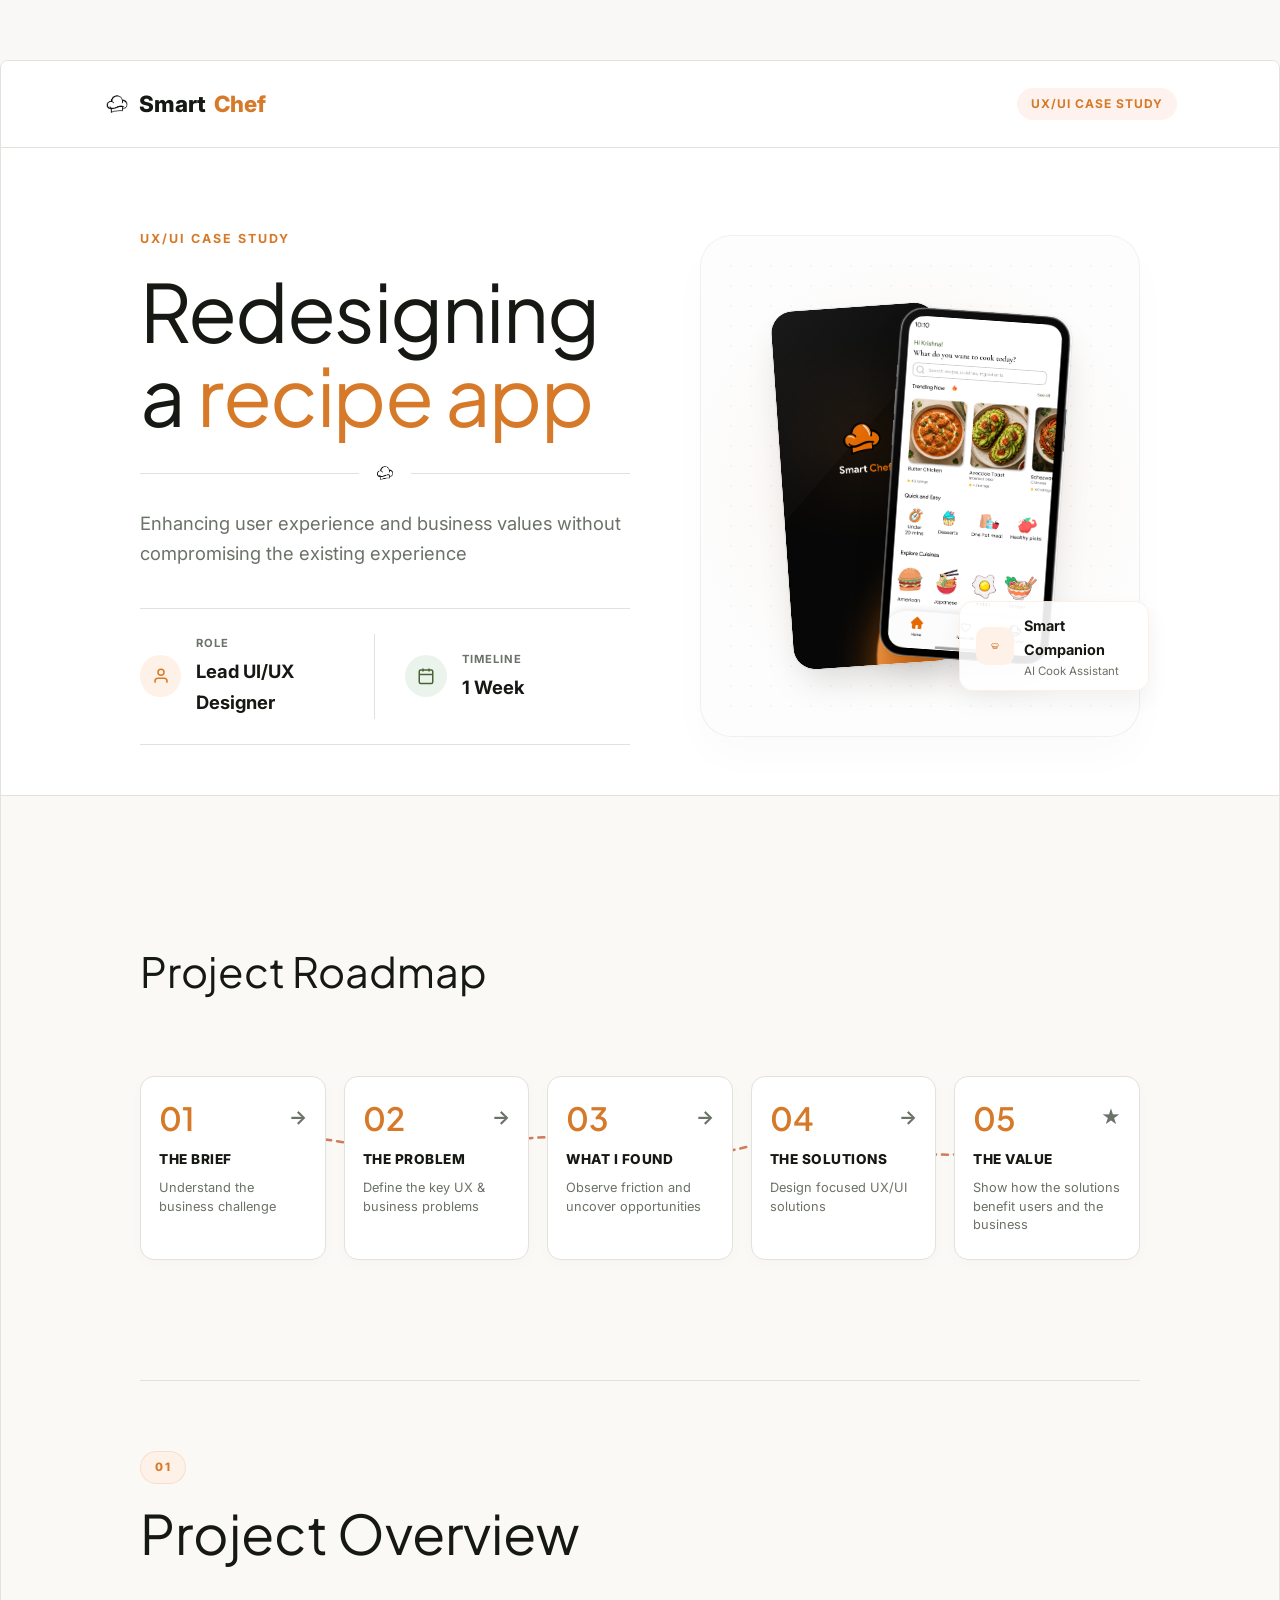
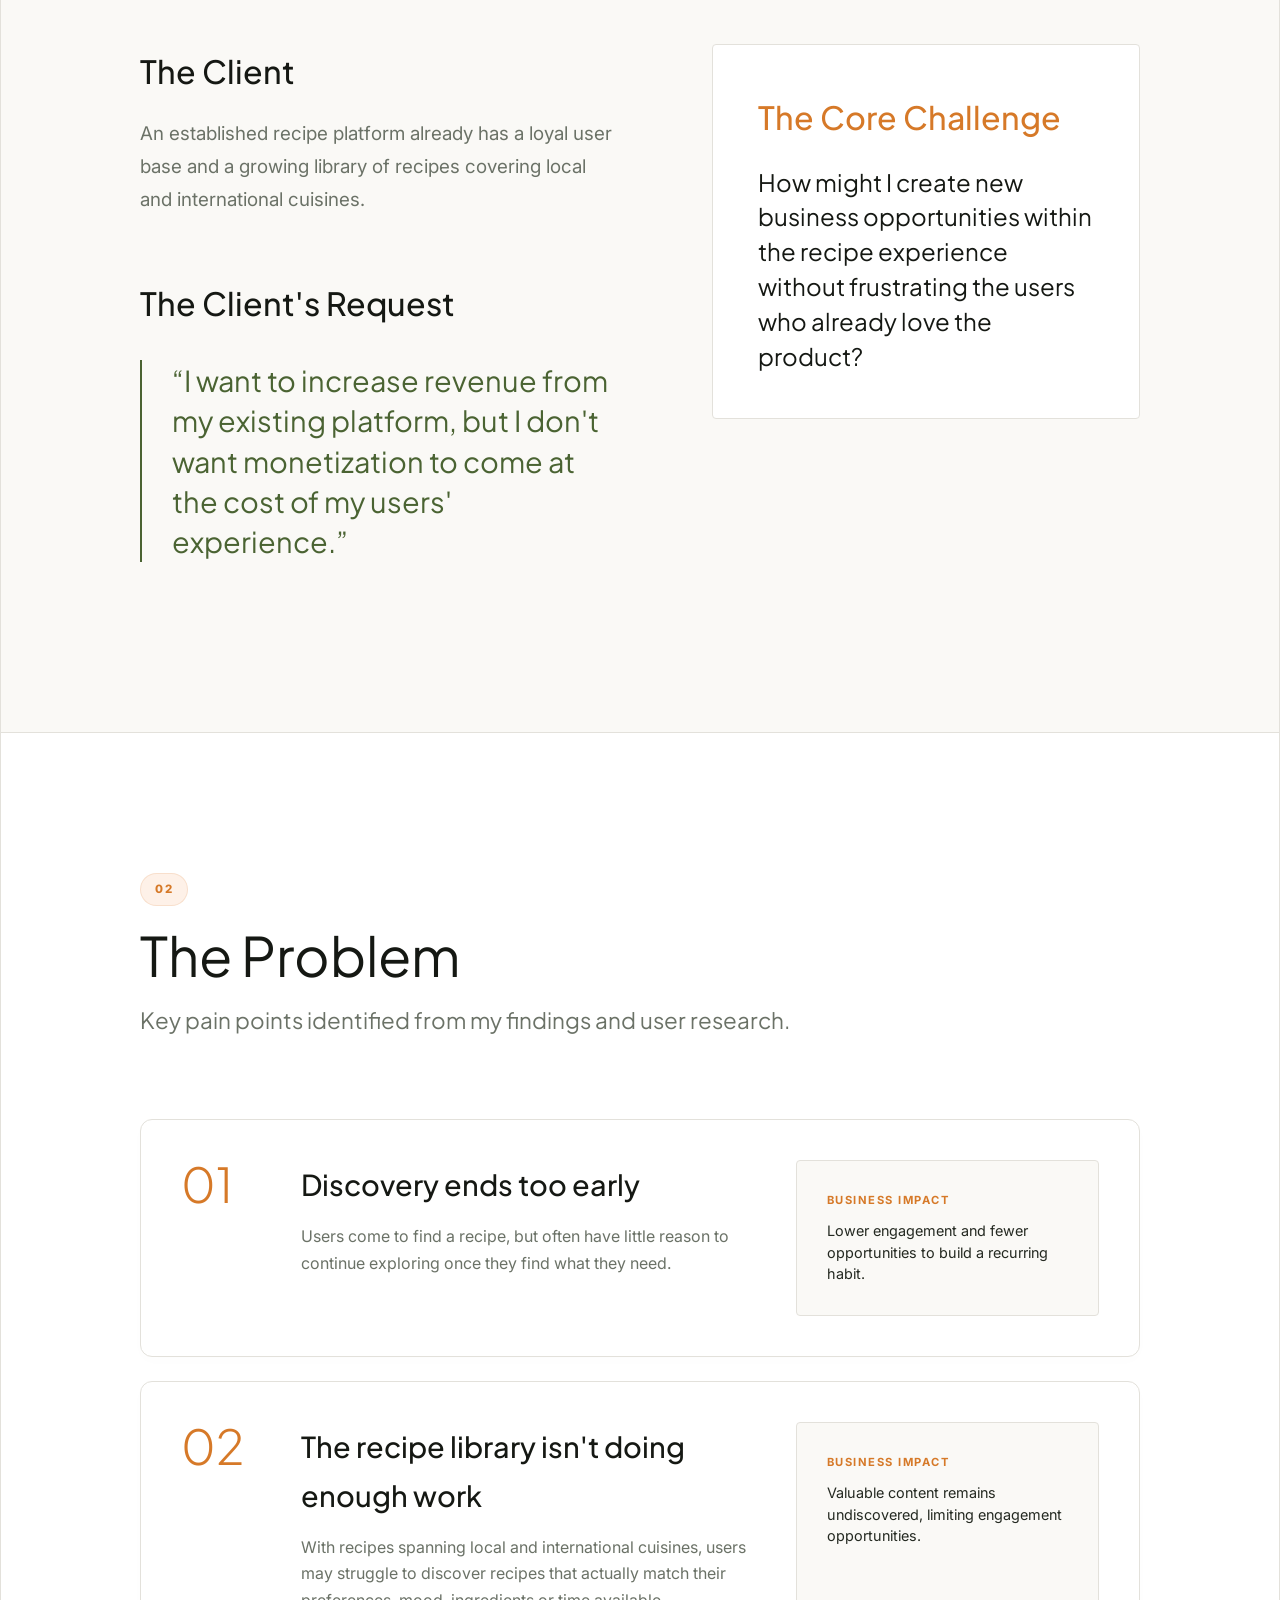
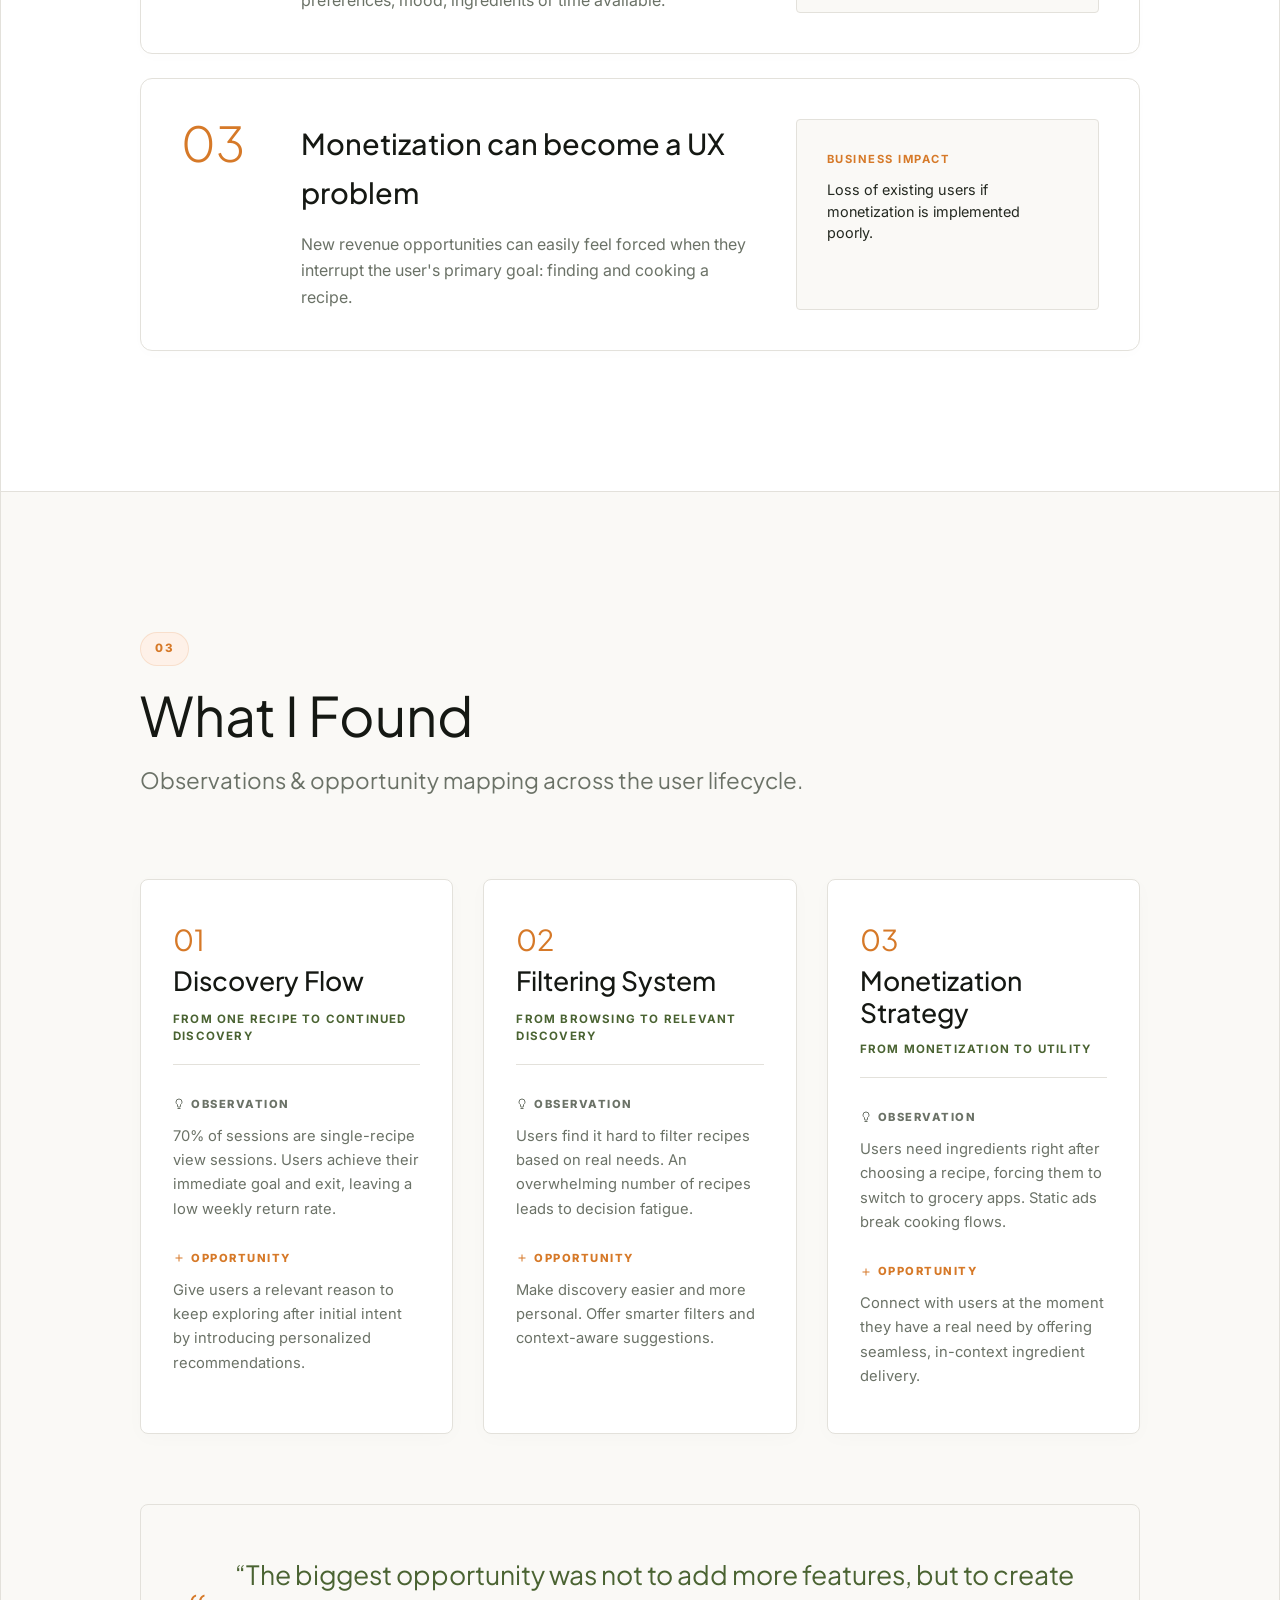
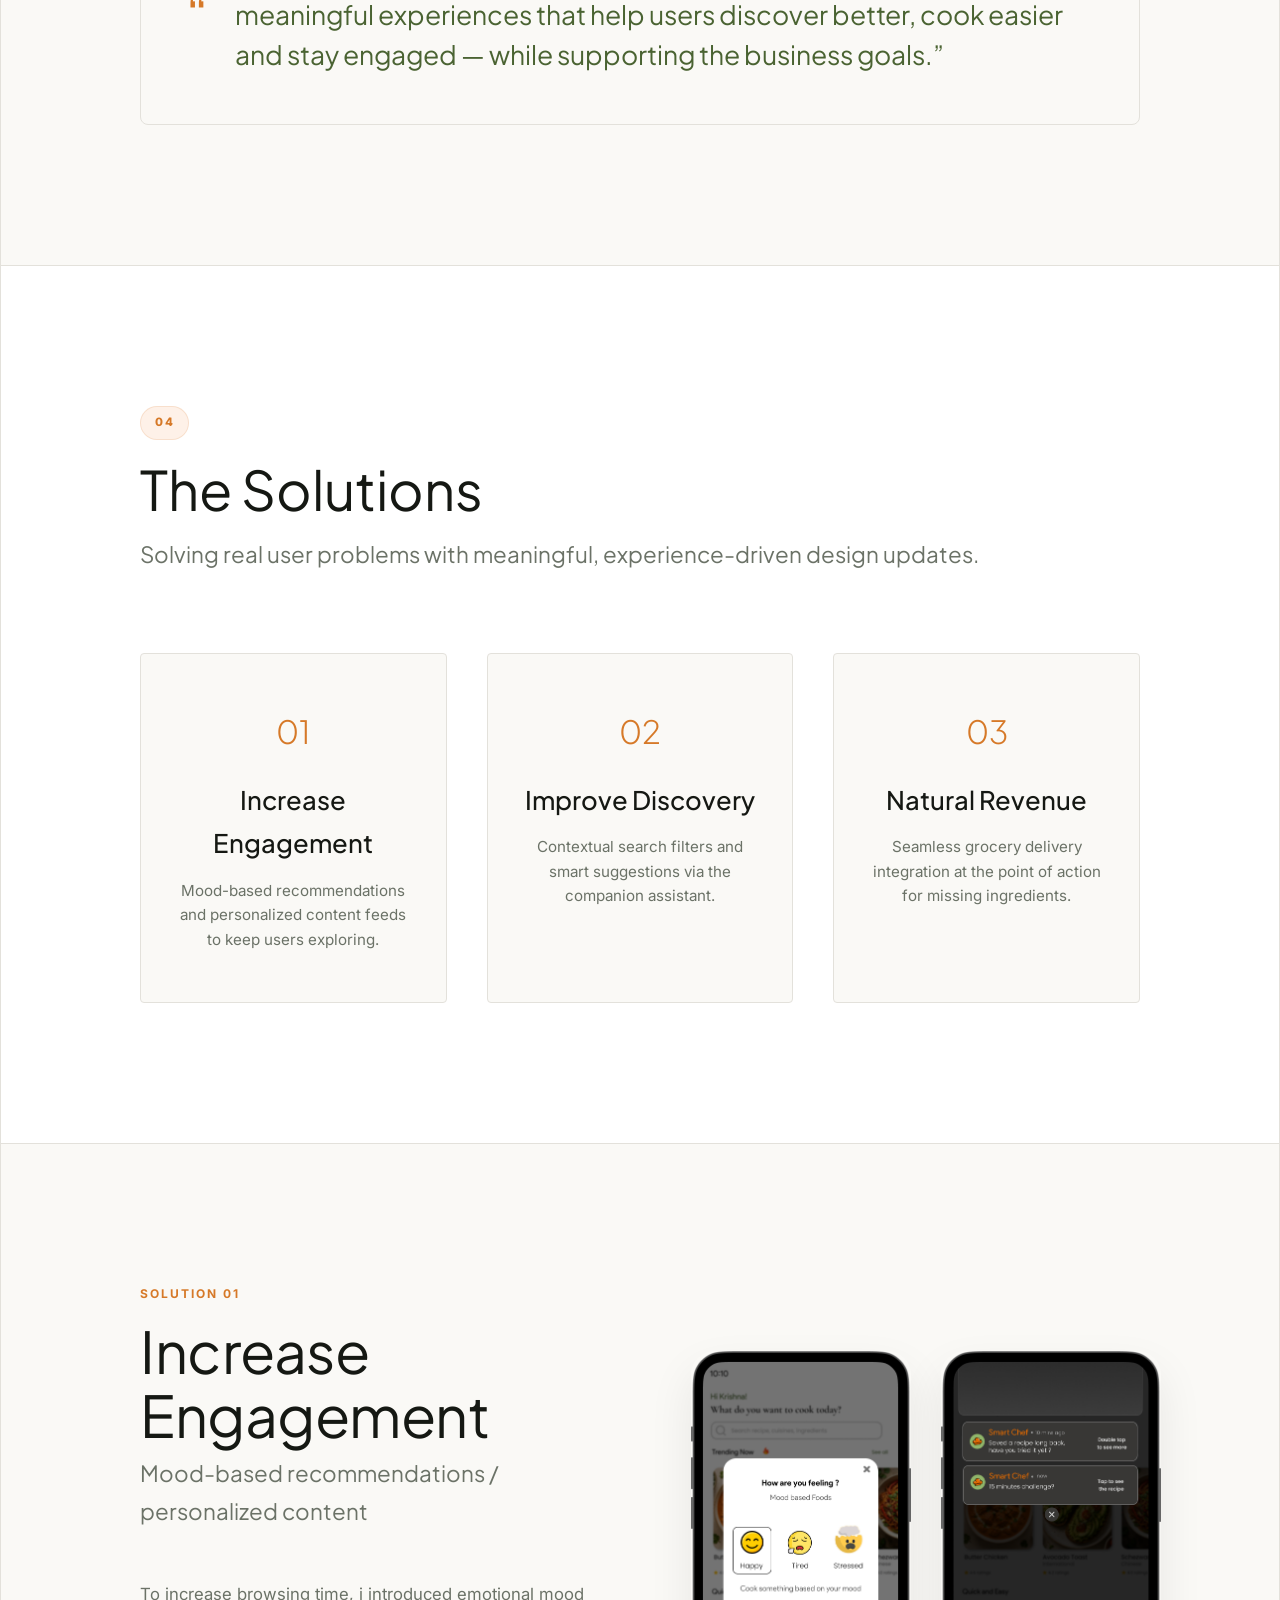
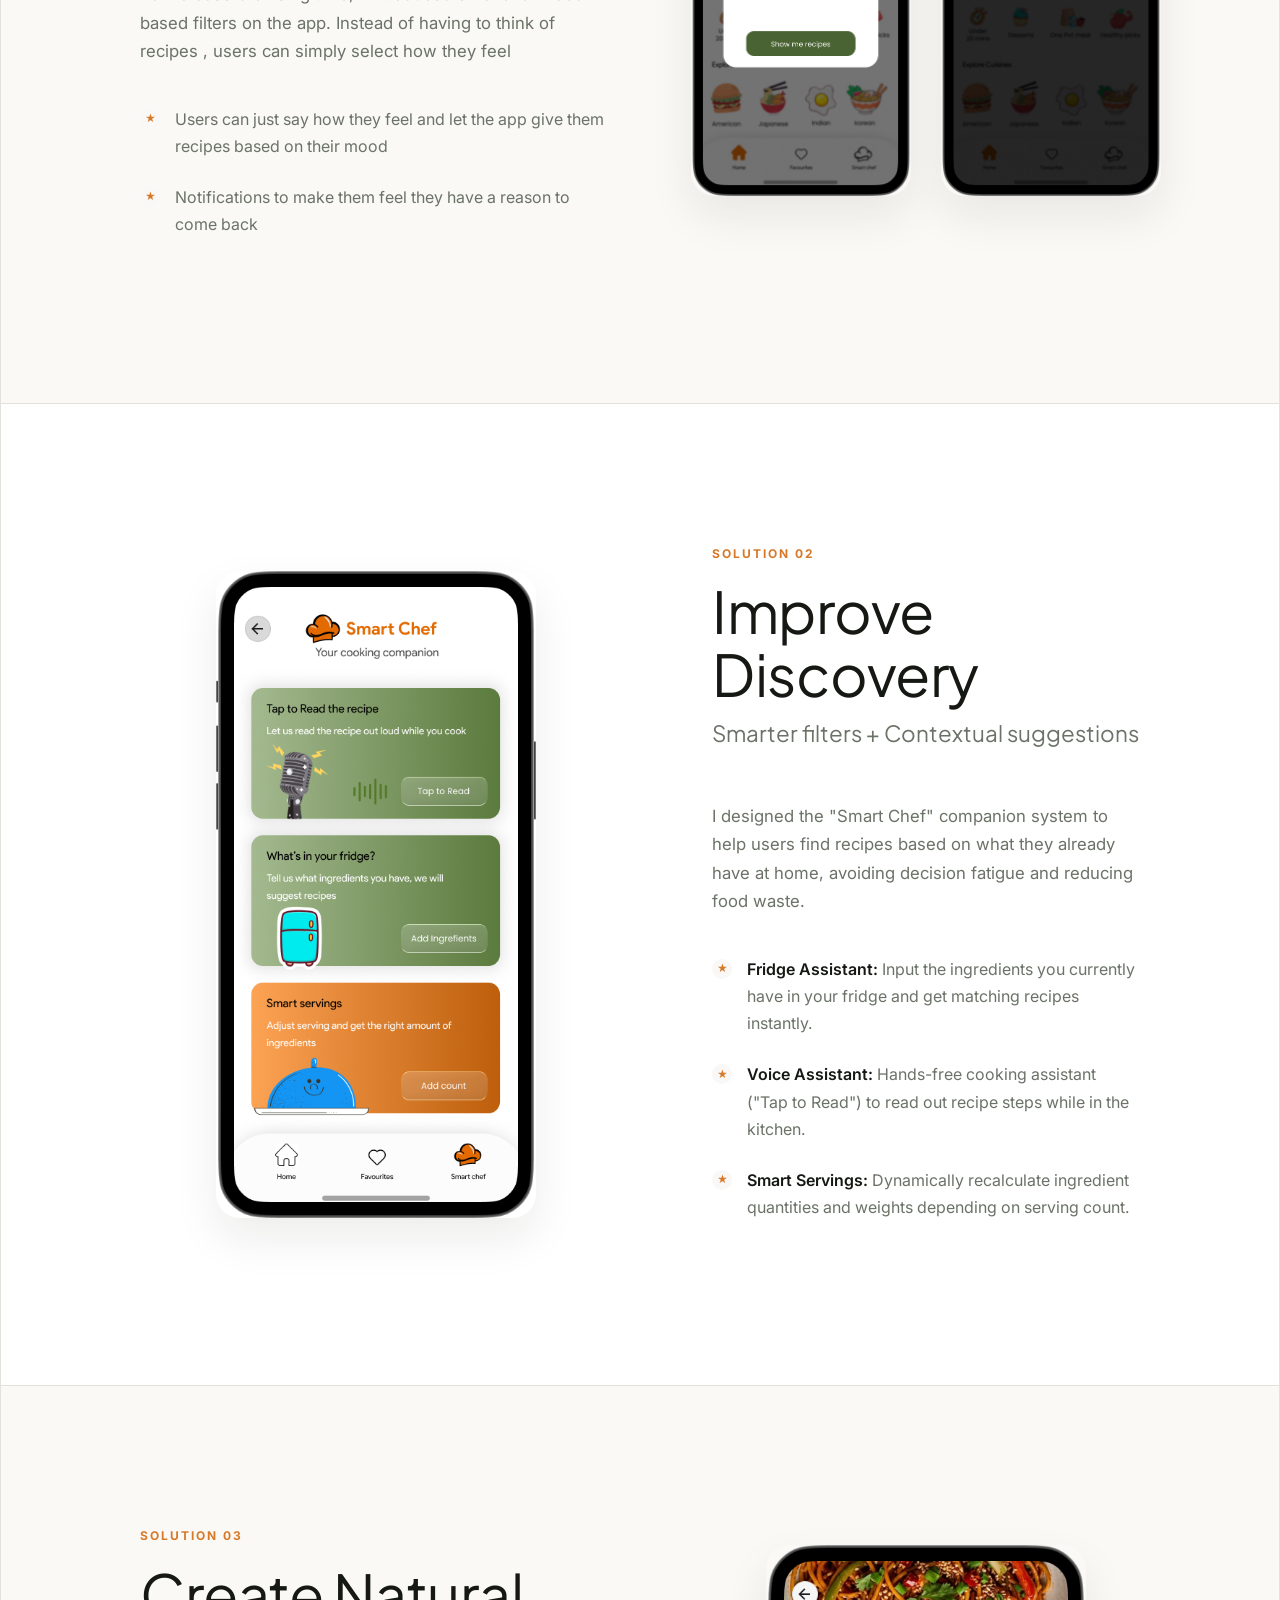
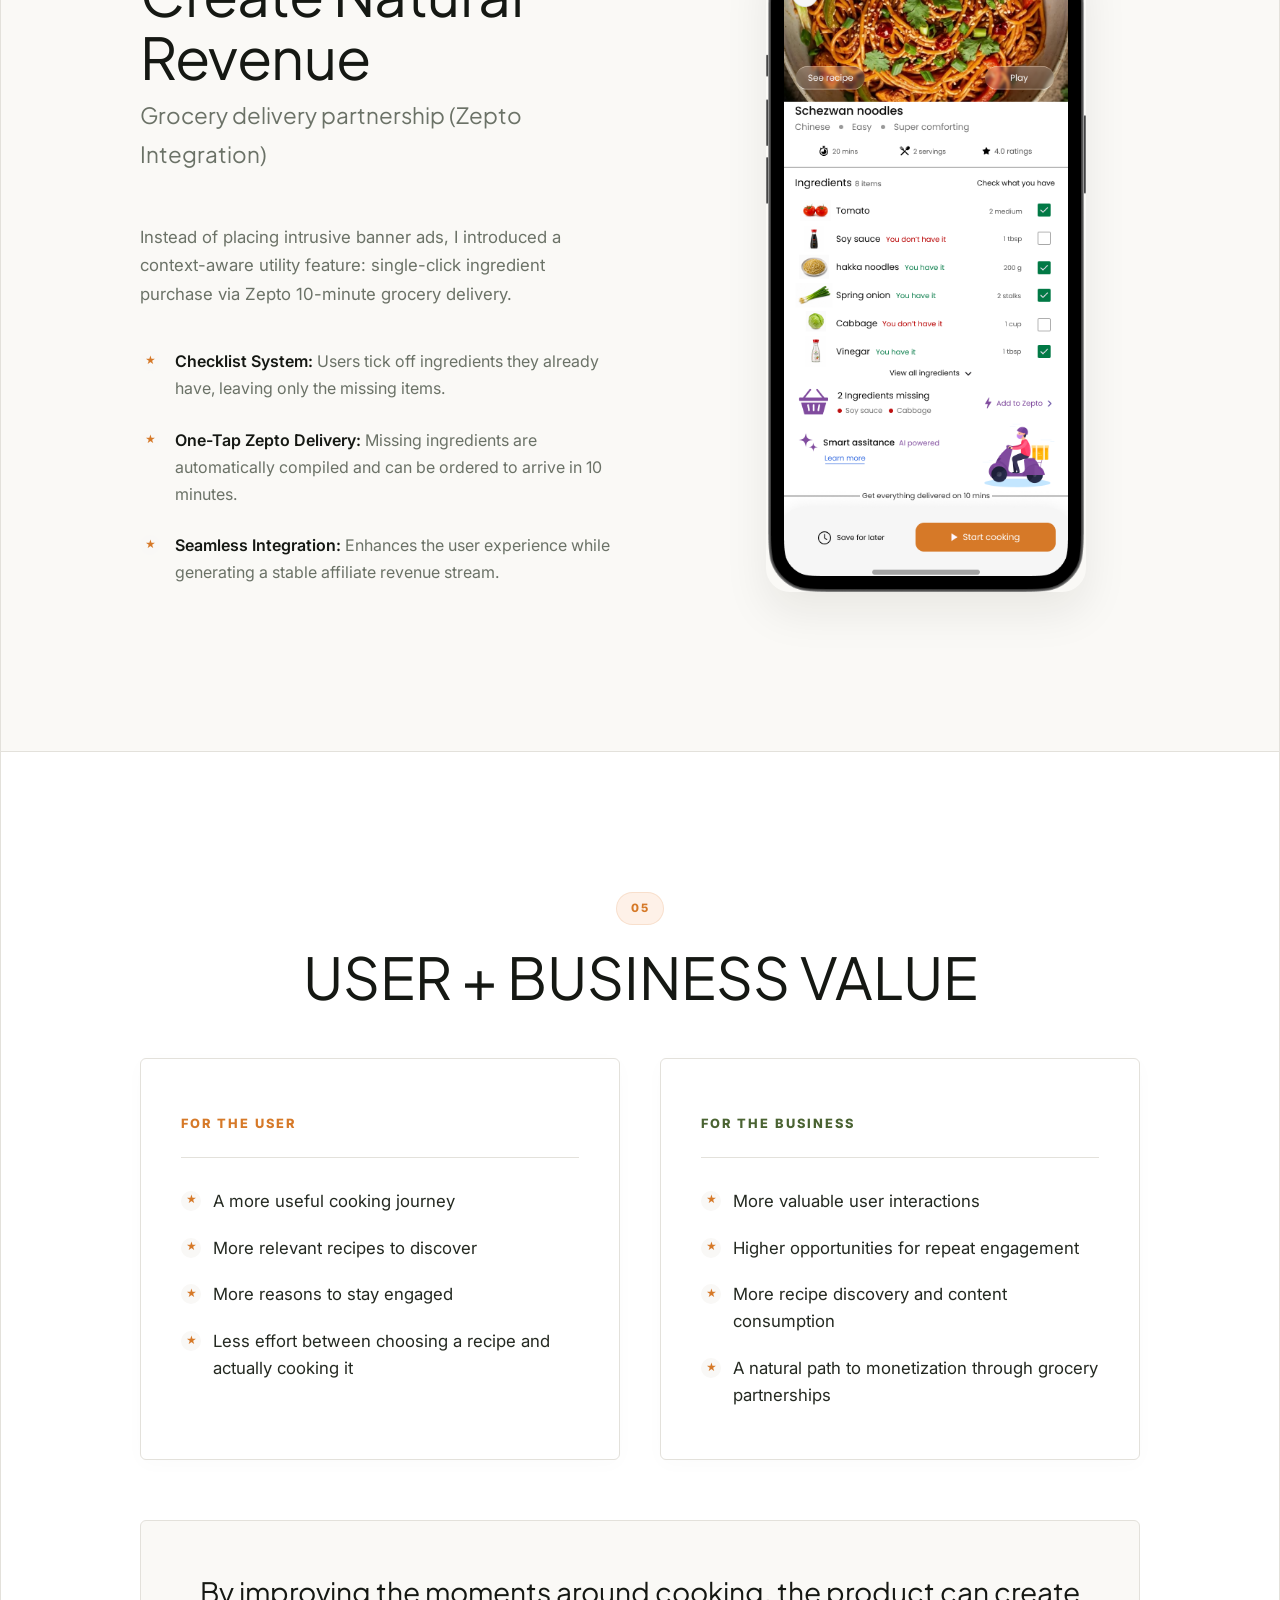
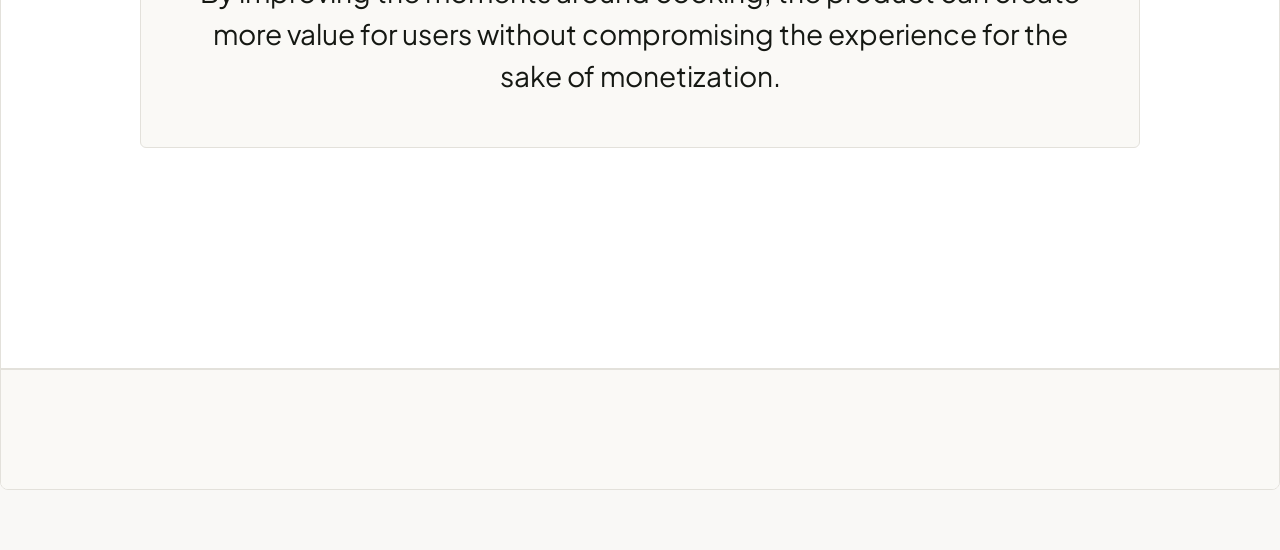
<file: index.html>
<!DOCTYPE html>
<html lang="en">
<head>
    <meta charset="UTF-8">
    <meta name="viewport" content="width=device-width, initial-scale=1.0">
    <title>Recipe App Redesign — UX/UI Case Study</title>
    <meta name="description" content="A premium Behance-style UX/UI Case Study for a cooking and recipe application redesign.">
    <!-- Google Fonts (Strictly 2 Fonts) -->
    <link rel="preconnect" href="https://fonts.googleapis.com">
    <link rel="preconnect" href="https://fonts.gstatic.com" crossorigin>
    <link href="https://fonts.googleapis.com/css2?family=Inter:wght@300;400;500;600;700;800&family=Plus+Jakarta+Sans:wght@300;400;500;600;700;800&display=swap" rel="stylesheet">
    <!-- Main Style Sheet -->
    <link rel="stylesheet" href="styles.css?v=9">
</head>
<body>

    <!-- Main Behance Page Wrapper -->
    <div class="behance-project">

        <!-- Header / Navigation Bar -->
        <header class="main-header">
            <div class="header-logo">
                <img src="assets/Logo/logo_transparent.png" alt="Smart Chef Logo" class="logo-img">
                <span class="logo-text-smart">Smart</span><span class="logo-text-chef">Chef</span>
            </div>
            <div class="header-badge">UX/UI CASE STUDY</div>
        </header>

        <!-- Hero Section -->
        <section class="hero-section" style="padding-bottom: 50px;">
            <div class="hero-container-grid" style="margin-bottom: 0;">
                <div class="hero-content">
                    <span class="hero-tag">UX/UI CASE STUDY</span>
                    <h1 class="hero-title">Redesigning <br>a <span class="highlight-orange">recipe app</span></h1>
                    
                    <div class="hero-divider">
                        <img src="assets/Logo/logo_transparent.png" alt="Smart Chef Divider Logo" class="divider-hat">
                    </div>
                    
                    <p class="hero-subtitle">Enhancing user experience and business values without compromising the existing experience</p>
                    
                    <div class="project-meta-grid" style="margin-bottom: 0;">
                        <div class="meta-item">
                            <div class="meta-icon-wrapper role-bg">
                                <svg width="18" height="18" viewBox="0 0 24 24" fill="none" stroke="currentColor" stroke-width="2"><path d="M20 21v-2a4 4 0 0 0-4-4H8a4 4 0 0 0-4 4v2"/><circle cx="12" cy="7" r="4"/></svg>
                            </div>
                            <div class="meta-text-col">
                                <span class="meta-label">ROLE</span>
                                <span class="meta-val">Lead UI/UX Designer</span>
                            </div>
                        </div>
                        <div class="meta-item">
                            <div class="meta-icon-wrapper timeline-bg">
                                <svg width="18" height="18" viewBox="0 0 24 24" fill="none" stroke="currentColor" stroke-width="2"><rect x="3" y="4" width="18" height="18" rx="2" ry="2"/><line x1="16" y1="2" x2="16" y2="6"/><line x1="8" y1="2" x2="8" y2="6"/><line x1="3" y1="10" x2="21" y2="10"/></svg>
                            </div>
                            <div class="meta-text-col">
                                <span class="meta-label">TIMELINE</span>
                                <span class="meta-val">1 Week</span>
                            </div>
                        </div>
                    </div>
                </div>
                <div class="hero-mockup-wrapper">
                    <!-- Presentation Panel Frame -->
                    <div class="mockup-presentation-panel">
                        <!-- Background Glow -->
                        <div class="hero-mockup-glow"></div>
                        
                        <!-- Double Phone Mockup Container -->
                        <div class="double-phone-container">
                            <!-- Phone 1 (Splash Screen) -->
                            <div class="phone-device-frame phone-1">
                                <img src="assets/mockups/hero_clean_mockup.png" alt="Recipe App Splash Mockup" class="hero-mockup">
                            </div>
                            
                            <!-- Phone 2 (Home Screen UI) -->
                            <div class="phone-device-frame phone-2">
                                <img src="assets/mockups/hero_home_mockup.png" alt="Recipe App Home Mockup" class="hero-mockup">
                            </div>
                        </div>
                        
                        <!-- Floating card assistant -->
                        <div class="floating-assistant-card">
                            <div class="floating-hat-icon-wrapper">
                                <svg class="divider-hat" width="18" height="18" viewBox="0 0 24 24" fill="none" stroke="currentColor" stroke-width="2" stroke-linecap="round" stroke-linejoin="round">
                                    <path d="M6 13.8a4.5 4.5 0 1 1 2.6-8.3 5 5 0 0 1 6.8 0 4.5 4.5 0 1 1 2.6 8.3"/>
                                    <path d="M6 18h12"/>
                                    <path d="M6 14h12v4a1 1 0 0 1-1 1H7a1 1 0 0 1-1-1v-4Z"/>
                                </svg>
                            </div>
                            <div class="floating-card-text">
                                <h4>Smart Companion</h4>
                                <p>AI Cook Assistant</p>
                            </div>
                        </div>
                    </div>
                </div>
        </section>

        <!-- Project Overview Section -->
        <section class="case-section bg-light" id="overview">
            <div class="case-container">
                <!-- Roadmap -->
                <!-- Interactive Map Doodle Roadmap -->
                <div class="roadmap-block" id="roadmap">
                    <h3>Project Roadmap</h3>
                    
                    <div class="map-doodle-container">
                        <!-- Curved dashed connecting doodle path -->
                        <svg class="doodle-line-svg" viewBox="0 0 1000 70" preserveAspectRatio="none">
                            <path d="M 90 35 C 200 5, 250 65, 350 35 C 450 5, 500 65, 610 35 C 710 5, 760 65, 870 35" fill="none" stroke="#d17a5c" stroke-width="2.5" stroke-dasharray="6 6" stroke-linecap="round"/>
                        </svg>

                        <div class="map-doodle-grid">
                            <!-- Node 01 -->
                            <a href="#overview" class="doodle-card">
                                <div class="doodle-head">
                                    <span class="doodle-num">01</span>
                                    <span class="doodle-arrow">→</span>
                                </div>
                                <h4 class="doodle-title">THE BRIEF</h4>
                                <p class="doodle-desc">Understand the business challenge</p>
                            </a>

                            <!-- Node 02 -->
                            <a href="#problems" class="doodle-card">
                                <div class="doodle-head">
                                    <span class="doodle-num">02</span>
                                    <span class="doodle-arrow">→</span>
                                </div>
                                <h4 class="doodle-title">THE PROBLEM</h4>
                                <p class="doodle-desc">Define the key UX & business problems</p>
                            </a>

                            <!-- Node 03 -->
                            <a href="#findings" class="doodle-card">
                                <div class="doodle-head">
                                    <span class="doodle-num">03</span>
                                    <span class="doodle-arrow">→</span>
                                </div>
                                <h4 class="doodle-title">WHAT I FOUND</h4>
                                <p class="doodle-desc">Observe friction and uncover opportunities</p>
                            </a>

                            <!-- Node 04 -->
                            <a href="#solutions" class="doodle-card">
                                <div class="doodle-head">
                                    <span class="doodle-num">04</span>
                                    <span class="doodle-arrow">→</span>
                                </div>
                                <h4 class="doodle-title">THE SOLUTIONS</h4>
                                <p class="doodle-desc">Design focused UX/UI solutions</p>
                            </a>

                            <!-- Node 05 -->
                            <a href="#impact" class="doodle-card">
                                <div class="doodle-head">
                                    <span class="doodle-num">05</span>
                                    <span class="doodle-flag">★</span>
                                </div>
                                <h4 class="doodle-title">THE VALUE</h4>
                                <p class="doodle-desc">Show how the solutions benefit users and the business</p>
                            </a>
                        </div>
                    </div>
                </div>

                <div class="section-header" style="margin-top: 100px; border-top: 1px solid var(--color-border); padding-top: 70px;">
                    <span class="step-badge">01</span>
                    <h2>Project Overview</h2>
                </div>
                
                <div class="grid-2col">
                    <div class="overview-left">
                        <div class="block">
                            <h3>The Client</h3>
                            <p style="font-size: 1.18rem; line-height: 1.75;">An established recipe platform already has a loyal user base and a growing library of recipes covering local and international cuisines.</p>
                        </div>
                        
                        <div class="block">
                            <h3>The Client's Request</h3>
                            <blockquote class="behance-quote">
                                “I want to increase revenue from my existing platform, but I don't want monetization to come at the cost of my users' experience.”
                            </blockquote>
                        </div>
                    </div>
                    
                    <div class="overview-right">
                        <div class="block highlight-block">
                            <h3>The Core Challenge</h3>
                            <p>How might I create new business opportunities within the recipe experience without frustrating the users who already love the product?</p>
                        </div>
                    </div>
                </div>
            </div>
        </section>

        <!-- Problem Statement Section -->
        <section class="case-section" id="problems">
            <div class="case-container">
                <div class="section-header">
                    <span class="step-badge">02</span>
                    <h2>The Problem</h2>
                    <p class="section-subtitle-text">Key pain points identified from my findings and user research.</p>
                </div>
                
                <div class="problems-list">
                    <div class="problem-row">
                        <div class="problem-num-col">01</div>
                        <div class="problem-text-col">
                            <h3>Discovery ends too early</h3>
                            <p>Users come to find a recipe, but often have little reason to continue exploring once they find what they need.</p>
                        </div>
                        <div class="problem-impact-col">
                            <span class="impact-lbl">BUSINESS IMPACT</span>
                            <p>Lower engagement and fewer opportunities to build a recurring habit.</p>
                        </div>
                    </div>

                    <div class="problem-row">
                        <div class="problem-num-col">02</div>
                        <div class="problem-text-col">
                            <h3>The recipe library isn't doing enough work</h3>
                            <p>With recipes spanning local and international cuisines, users may struggle to discover recipes that actually match their preferences, mood, ingredients or time available.</p>
                        </div>
                        <div class="problem-impact-col">
                            <span class="impact-lbl">BUSINESS IMPACT</span>
                            <p>Valuable content remains undiscovered, limiting engagement opportunities.</p>
                        </div>
                    </div>

                    <div class="problem-row">
                        <div class="problem-num-col">03</div>
                        <div class="problem-text-col">
                            <h3>Monetization can become a UX problem</h3>
                            <p>New revenue opportunities can easily feel forced when they interrupt the user's primary goal: finding and cooking a recipe.</p>
                        </div>
                        <div class="problem-impact-col">
                            <span class="impact-lbl">BUSINESS IMPACT</span>
                            <p>Loss of existing users if monetization is implemented poorly.</p>
                        </div>
                    </div>
                </div>
            </div>
        </section>

        <!-- Research Findings Section -->
        <section class="case-section bg-light" id="findings">
            <div class="case-container">
                <div class="section-header">
                    <span class="step-badge">03</span>
                    <h2>What I Found</h2>
                    <p class="section-subtitle-text">Observations & opportunity mapping across the user lifecycle.</p>
                </div>
                
                <div class="findings-grid">
                    <!-- Col 1 -->
                    <div class="finding-card">
                        <div class="finding-top">
                            <span class="find-num">01</span>
                            <h3>Discovery Flow</h3>
                            <div class="finding-sub-header">From one recipe to continued discovery</div>
                        </div>
                        
                        <div class="finding-body">
                            <div class="body-item">
                                <span class="body-label"><svg width="12" height="12" viewBox="0 0 24 24" fill="none" stroke="currentColor" stroke-width="2"><path d="M12 2a6 6 0 0 1 6 6c0 2.22-1.21 4.16-3 5.2V17a1 1 0 0 1-1 1h-4a1 1 0 0 1-1-1v-3.8C7.21 12.16 6 10.22 6 8a6 6 0 0 1 6-6z"/><path d="M9 21h6"/></svg> OBSERVATION</span>
                                <p>70% of sessions are single-recipe view sessions. Users achieve their immediate goal and exit, leaving a low weekly return rate.</p>
                            </div>
                            <div class="body-item">
                                <span class="body-label color-primary"><svg width="12" height="12" viewBox="0 0 24 24" fill="none" stroke="currentColor" stroke-width="2"><path d="M12 5v14M5 12h14"/></svg> OPPORTUNITY</span>
                                <p>Give users a relevant reason to keep exploring after initial intent by introducing personalized recommendations.</p>
                            </div>
                        </div>
                    </div>

                    <!-- Col 2 -->
                    <div class="finding-card">
                        <div class="finding-top">
                            <span class="find-num">02</span>
                            <h3>Filtering System</h3>
                            <div class="finding-sub-header">From browsing to relevant discovery</div>
                        </div>
                        
                        <div class="finding-body">
                            <div class="body-item">
                                <span class="body-label"><svg width="12" height="12" viewBox="0 0 24 24" fill="none" stroke="currentColor" stroke-width="2"><path d="M12 2a6 6 0 0 1 6 6c0 2.22-1.21 4.16-3 5.2V17a1 1 0 0 1-1 1h-4a1 1 0 0 1-1-1v-3.8C7.21 12.16 6 10.22 6 8a6 6 0 0 1 6-6z"/><path d="M9 21h6"/></svg> OBSERVATION</span>
                                <p>Users find it hard to filter recipes based on real needs. An overwhelming number of recipes leads to decision fatigue.</p>
                            </div>
                            <div class="body-item">
                                <span class="body-label color-primary"><svg width="12" height="12" viewBox="0 0 24 24" fill="none" stroke="currentColor" stroke-width="2"><path d="M12 5v14M5 12h14"/></svg> OPPORTUNITY</span>
                                <p>Make discovery easier and more personal. Offer smarter filters and context-aware suggestions.</p>
                            </div>
                        </div>
                    </div>

                    <!-- Col 3 -->
                    <div class="finding-card">
                        <div class="finding-top">
                            <span class="find-num">03</span>
                            <h3>Monetization Strategy</h3>
                            <div class="finding-sub-header">From monetization to utility</div>
                        </div>
                        
                        <div class="finding-body">
                            <div class="body-item">
                                <span class="body-label"><svg width="12" height="12" viewBox="0 0 24 24" fill="none" stroke="currentColor" stroke-width="2"><path d="M12 2a6 6 0 0 1 6 6c0 2.22-1.21 4.16-3 5.2V17a1 1 0 0 1-1 1h-4a1 1 0 0 1-1-1v-3.8C7.21 12.16 6 10.22 6 8a6 6 0 0 1 6-6z"/><path d="M9 21h6"/></svg> OBSERVATION</span>
                                <p>Users need ingredients right after choosing a recipe, forcing them to switch to grocery apps. Static ads break cooking flows.</p>
                            </div>
                            <div class="body-item">
                                <span class="body-label color-primary"><svg width="12" height="12" viewBox="0 0 24 24" fill="none" stroke="currentColor" stroke-width="2"><path d="M12 5v14M5 12h14"/></svg> OPPORTUNITY</span>
                                <p>Connect with users at the moment they have a real need by offering seamless, in-context ingredient delivery.</p>
                            </div>
                        </div>
                    </div>
                </div>

                <div class="behance-takeaway">
                    <div class="takeaway-icon">“</div>
                    <div class="takeaway-text">
                        <p>“The biggest opportunity was not to add more features, but to create meaningful experiences that help users discover better, cook easier and stay engaged — while supporting the business goals.”</p>
                    </div>
                </div>
            </div>
        </section>

        <!-- Solution Overview Section -->
        <section class="case-section" id="solutions">
            <div class="case-container">
                <div class="section-header">
                    <span class="step-badge">04</span>
                    <h2>The Solutions</h2>
                    <p class="section-subtitle-text">Solving real user problems with meaningful, experience-driven design updates.</p>
                </div>
                
                <div class="solutions-overview-grid">
                    <div class="sol-card">
                        <span class="sol-card-num">01</span>
                        <h3>Increase Engagement</h3>
                        <p class="sol-card-desc">Mood-based recommendations and personalized content feeds to keep users exploring.</p>
                    </div>
                    <div class="sol-card">
                        <span class="sol-card-num">02</span>
                        <h3>Improve Discovery</h3>
                        <p class="sol-card-desc">Contextual search filters and smart suggestions via the companion assistant.</p>
                    </div>
                    <div class="sol-card">
                        <span class="sol-card-num">03</span>
                        <h3>Natural Revenue</h3>
                        <p class="sol-card-desc">Seamless grocery delivery integration at the point of action for missing ingredients.</p>
                    </div>
                </div>
            </div>
        </section>

        <!-- Solution 1 Section -->
        <section class="case-section bg-light border-top">
            <div class="case-container">
                <div class="grid-2col align-center">
                    <div class="pane-text">
                        <span class="solution-tag">SOLUTION 01</span>
                        <h2>Increase Engagement</h2>
                        <h4 class="solution-sub">Mood-based recommendations / personalized content</h4>
                        
                        <div class="solution-desc-block">
                            <p>To increase browsing time, i introduced emotional mood based filters on the app. Instead of having to think of recipes , users can simply select how they feel</p>
                            
                            <ul class="solution-list">
                                <li>Users can just say how they feel and let the app give them recipes based on their mood</li>
                                <li>Notifications to make them feel they have a reason to come back</li>
                            </ul>
                        </div>
                    </div>
                    <div class="pane-img double-mockup">
                        <img src="assets/mockups/shared_image_1.png" alt="Engagement Mood Popup" class="behance-mockup-img">
                        <img src="assets/mockups/shared_image_2.png" alt="Engagement Mood Feed" class="behance-mockup-img">
                    </div>
                </div>
            </div>
        </section>

        <!-- Solution 2 Section -->
        <section class="case-section border-top">
            <div class="case-container">
                <div class="grid-2col align-center">
                    <div class="pane-img">
                        <img src="assets/mockups/shared_image_3.png" alt="Smart Chef Companion" class="behance-mockup-img">
                    </div>
                    <div class="pane-text">
                        <span class="solution-tag">SOLUTION 02</span>
                        <h2>Improve Discovery</h2>
                        <h4 class="solution-sub">Smarter filters + Contextual suggestions</h4>
                        
                        <div class="solution-desc-block">
                            <p>I designed the "Smart Chef" companion system to help users find recipes based on what they already have at home, avoiding decision fatigue and reducing food waste.</p>
                            
                            <ul class="solution-list">
                                <li><strong>Fridge Assistant:</strong> Input the ingredients you currently have in your fridge and get matching recipes instantly.</li>
                                <li><strong>Voice Assistant:</strong> Hands-free cooking assistant ("Tap to Read") to read out recipe steps while in the kitchen.</li>
                                <li><strong>Smart Servings:</strong> Dynamically recalculate ingredient quantities and weights depending on serving count.</li>
                            </ul>
                        </div>
                    </div>
                </div>
            </div>
        </section>

        <!-- Solution 3 Section -->
        <section class="case-section bg-light border-top">
            <div class="case-container">
                <div class="grid-2col align-center">
                    <div class="pane-text">
                        <span class="solution-tag">SOLUTION 03</span>
                        <h2>Create Natural Revenue</h2>
                        <h4 class="solution-sub">Grocery delivery partnership (Zepto Integration)</h4>
                        
                        <div class="solution-desc-block">
                            <p>Instead of placing intrusive banner ads, I introduced a context-aware utility feature: single-click ingredient purchase via Zepto 10-minute grocery delivery.</p>
                            
                            <ul class="solution-list">
                                <li><strong>Checklist System:</strong> Users tick off ingredients they already have, leaving only the missing items.</li>
                                <li><strong>One-Tap Zepto Delivery:</strong> Missing ingredients are automatically compiled and can be ordered to arrive in 10 minutes.</li>
                                <li><strong>Seamless Integration:</strong> Enhances the user experience while generating a stable affiliate revenue stream.</li>
                            </ul>
                        </div>
                    </div>
                    <div class="pane-img">
                        <img src="assets/mockups/shared_image_4.png" alt="Grocery Integration Checkout" class="behance-mockup-img">
                    </div>
                </div>
            </div>
        </section>

        <!-- User + Business Value Section -->
        <section class="case-section" id="impact">
            <div class="case-container">
                <div class="section-header center-header">
                    <span class="step-badge">05</span>
                    <h2>USER + BUSINESS VALUE</h2>
                </div>
                
                <div class="value-two-col-grid">
                    <!-- Column 1: For the User -->
                    <div class="value-card">
                        <div class="value-card-header">
                            <span class="value-badge-tag">FOR THE USER</span>
                        </div>
                        <ul class="value-list">
                            <li>A more useful cooking journey</li>
                            <li>More relevant recipes to discover</li>
                            <li>More reasons to stay engaged</li>
                            <li>Less effort between choosing a recipe and actually cooking it</li>
                        </ul>
                    </div>

                    <!-- Column 2: For the Business -->
                    <div class="value-card">
                        <div class="value-card-header">
                            <span class="value-badge-tag color-business">FOR THE BUSINESS</span>
                        </div>
                        <ul class="value-list">
                            <li>More valuable user interactions</li>
                            <li>Higher opportunities for repeat engagement</li>
                            <li>More recipe discovery and content consumption</li>
                            <li>A natural path to monetization through grocery partnerships</li>
                        </ul>
                    </div>
                </div>

                <!-- Concluding Statement Card -->
                <div class="value-summary-card">
                    <p>By improving the moments around cooking, the product can create more value for users without compromising the experience for the sake of monetization.</p>
                </div>


            </div>
        </section>

        <!-- Footer -->
        <footer class="behance-footer">
        </footer>

    </div>

</body>
</html>
</file>
<file: styles.css>
/* ==========================================================================
   PREMIUM EDITORIAL DESIGN SYSTEM (Behance / Editorial Publication Style)
   ========================================================================== */
@import url('https://fonts.googleapis.com/css2?family=Inter:wght@300;400;500;600;700;800&family=Plus+Jakarta+Sans:wght@300;400;500;600;700;800&display=swap');

:root {
    /* Color Palette */
    --bg-base: #f9f8f6;       /* Linen / Ivory white */
    --bg-card: #ffffff;
    --bg-dark: #151813;       /* Deep Olive/Charcoal Black */
    
    /* Brand Accents */
    --accent-green: #4A6332;   /* Green */
    --accent-clay: #D67928;    /* Orange */
    --color-text: #242921;     /* Soft Charcoal */
    --color-muted: #6b7267;    /* Sage Muted Grey */
    --color-border: #e3e1db;   /* Soft warm line */
    
    /* Fonts */
    --font-serif: 'Plus Jakarta Sans', sans-serif;
    --font-sans: 'Inter', sans-serif;
    
    /* Layout Constants */
    --max-content-width: 1000px;
    --max-full-width: 1280px;
}

/* ==========================================================================
   Reset & Core
   ========================================================================== */
* {
    margin: 0;
    padding: 0;
    box-sizing: border-box;
}

html {
    scroll-behavior: smooth;
}

body {
    background-color: var(--bg-base);
    color: var(--color-text);
    font-family: var(--font-sans);
    line-height: 1.7;
    -webkit-font-smoothing: antialiased;
}

/* ==========================================================================
   Case Study Project Wrapper
   ========================================================================== */
.behance-project {
    width: 100%;
    max-width: var(--max-full-width);
    margin: 60px auto;
    background-color: var(--bg-card);
    border: 1px solid var(--color-border);
    border-radius: 8px;
    overflow: hidden;
}

/* Sections */
.case-section {
    padding: 140px 8%;
    display: flex;
    justify-content: center;
    border-bottom: 1px solid var(--color-border);
    position: relative;
}

.case-container {
    width: 100%;
    max-width: var(--max-content-width);
}

.bg-light {
    background-color: #faf9f6;
}

/* Grid system */
.grid-2col {
    display: grid;
    grid-template-columns: 1.05fr 0.95fr;
    gap: 100px;
    align-items: start;
}

.align-center {
    align-items: center;
}

/* ==========================================================================
   Section Headers (Premium Serif Styling)
   ========================================================================== */
.section-header {
    margin-bottom: 80px;
}

.step-badge {
    font-family: var(--font-sans);
    font-size: 0.72rem;
    font-weight: 800;
    color: var(--accent-clay);
    background-color: #fef1e8;
    border: 1px solid rgba(214, 121, 40, 0.15);
    padding: 6px 14px;
    border-radius: 20px;
    text-transform: uppercase;
    letter-spacing: 1.5px;
    display: inline-block;
    margin-bottom: 20px;
}

.section-header h2 {
    font-family: var(--font-serif);
    font-size: 3.4rem;
    font-weight: 400;
    line-height: 1.1;
    color: var(--bg-dark);
}

.section-subtitle-text {
    font-family: var(--font-serif);
    font-size: 1.4rem;
    font-style: normal;
    color: var(--color-muted);
    margin-top: 15px;
    font-weight: 400;
}

/* ==========================================================================
   Header / Navigation Bar
   ========================================================================== */
.main-header {
    display: flex;
    justify-content: space-between;
    align-items: center;
    padding: 24px 8%;
    background-color: var(--bg-card);
    border-bottom: 1px solid var(--color-border);
    position: relative;
    z-index: 100;
}

.header-logo {
    display: flex;
    align-items: center;
    gap: 8px;
    cursor: pointer;
}

.logo-icon-svg {
    width: 26px;
    height: 26px;
    color: var(--accent-clay);
    flex-shrink: 0;
}

.logo-img {
    width: 28px;
    height: 28px;
    object-fit: contain;
}

.logo-text-smart {
    font-family: var(--font-sans);
    font-size: 1.4rem;
    font-weight: 800;
    color: var(--bg-dark);
}

.logo-text-chef {
    font-family: var(--font-sans);
    font-size: 1.4rem;
    font-weight: 800;
    color: var(--accent-clay);
}

.header-badge {
    font-family: var(--font-sans);
    font-size: 0.75rem;
    font-weight: 700;
    color: var(--accent-clay);
    background-color: #fdf2ed;
    padding: 6px 14px;
    border-radius: 30px;
    letter-spacing: 1px;
}

.header-nav {
    display: flex;
    align-items: center;
    gap: 15px;
}

.header-nav a {
    text-decoration: none;
    font-family: var(--font-sans);
    font-size: 0.95rem;
    font-weight: 600;
    color: var(--bg-dark);
    transition: color 0.2s ease;
}

.header-nav a:hover {
    color: var(--accent-clay);
}

.nav-dot {
    color: var(--accent-clay);
    font-size: 1rem;
}

.btn-view-case {
    background-color: var(--accent-green);
    color: #ffffff;
    text-decoration: none;
    font-family: var(--font-sans);
    font-size: 0.9rem;
    font-weight: 600;
    padding: 10px 20px;
    border-radius: 30px;
    display: flex;
    align-items: center;
    gap: 8px;
    transition: all 0.2s ease;
}

.btn-view-case:hover {
    background-color: #384c26;
    transform: translateY(-1px);
}

/* ==========================================================================
   Hero Section (Premium Editorial Cover)
   ========================================================================== */
.hero-section {
    padding: 80px 8% 100px 8%;
    background-color: #ffffff;
    display: flex;
    flex-direction: column;
    align-items: center;
    border-bottom: 1px solid var(--color-border);
}

.hero-container-grid {
    display: grid;
    grid-template-columns: 1.02fr 0.98fr;
    gap: 40px;
    width: 100%;
    max-width: var(--max-content-width);
    align-items: center;
    margin-bottom: 70px;
}

.hero-content {
    text-align: left;
}

.hero-tag {
    font-family: var(--font-sans);
    font-size: 0.78rem;
    font-weight: 700;
    letter-spacing: 2px;
    color: var(--accent-clay);
    margin-bottom: 20px;
    text-transform: uppercase;
    display: block;
}

.hero-title {
    font-family: var(--font-serif);
    font-size: 5rem;
    font-weight: 400;
    line-height: 1.05;
    color: var(--bg-dark);
    margin-bottom: 20px;
    letter-spacing: -1.5px;
}

.highlight-orange {
    color: var(--accent-clay);
}

.hero-divider {
    display: flex;
    align-items: center;
    margin: 25px 0;
    width: 100%;
}

.hero-divider::before, .hero-divider::after {
    content: '';
    flex: 1;
    height: 1px;
    background-color: var(--color-border);
}

.divider-hat {
    margin: 0 15px;
    color: var(--accent-clay);
    width: 22px;
    height: 22px;
}

.hero-subtitle {
    font-family: var(--font-sans);
    font-size: 1.15rem;
    font-weight: 400;
    color: var(--color-muted);
    max-width: 580px;
    margin-bottom: 40px;
    line-height: 1.6;
}

/* Metadata Grid layout */
.project-meta-grid {
    display: grid;
    grid-template-columns: repeat(2, 1fr);
    width: 100%;
    max-width: 580px;
    margin: 0 0 40px 0;
    border-top: 1px solid var(--color-border);
    border-bottom: 1px solid var(--color-border);
    padding: 25px 0;
    gap: 20px;
}

.meta-item {
    display: flex;
    flex-direction: row;
    align-items: center;
    gap: 15px;
    border-right: 1px solid var(--color-border);
}

.meta-item:last-child {
    border-right: none;
    padding-left: 10px;
}

.meta-icon-wrapper {
    width: 42px;
    height: 42px;
    border-radius: 50%;
    display: flex;
    align-items: center;
    justify-content: center;
}

.role-bg {
    background-color: #fef1e8;
    color: var(--accent-clay);
}

.timeline-bg {
    background-color: #eaf4ed;
    color: var(--accent-green);
}

.meta-text-col {
    display: flex;
    flex-direction: column;
}

.meta-label {
    font-family: var(--font-sans);
    font-size: 0.7rem;
    font-weight: 700;
    color: var(--color-muted);
    text-transform: uppercase;
    letter-spacing: 1px;
    margin-bottom: 3px;
}

.meta-val {
    font-family: var(--font-sans);
    font-size: 1.15rem;
    color: var(--bg-dark);
    font-weight: 700;
}

/* Buttons */
.hero-actions {
    display: flex;
    gap: 15px;
}

.btn {
    font-family: var(--font-sans);
    font-size: 0.95rem;
    font-weight: 700;
    padding: 14px 28px;
    border-radius: 30px;
    text-decoration: none;
    display: inline-flex;
    align-items: center;
    gap: 8px;
    transition: all 0.2s ease;
    cursor: pointer;
}

.btn-orange {
    background-color: var(--accent-clay);
    color: #ffffff;
    border: none;
}

.btn-orange:hover {
    background-color: #b7621c;
    transform: translateY(-1px);
}

.btn-outline-green {
    border: 2px solid var(--accent-green);
    color: var(--accent-green);
    background-color: transparent;
}

.btn-outline-green:hover {
    background-color: #eaf4ed;
    transform: translateY(-1px);
}

.play-icon {
    margin-right: 2px;
}

/* Hero Phone Container */
.hero-mockup-wrapper {
    width: 100%;
    position: relative;
    display: flex;
    justify-content: flex-end;
    align-items: center;
    padding: 0;
}

/* Premium Presentation Panel Frame */
.mockup-presentation-panel {
    position: relative;
    width: 100%;
    max-width: 440px;
    background: #fdfdfd;
    border: 1px solid rgba(0, 0, 0, 0.05);
    border-radius: 32px;
    padding: 60px 50px;
    display: flex;
    justify-content: center;
    align-items: center;
    box-shadow: 0 20px 40px rgba(0, 0, 0, 0.02);
    overflow: visible;
}

/* Dotted grid pattern inside the panel */
.mockup-presentation-panel::before {
    content: '';
    position: absolute;
    top: 20px;
    left: 20px;
    right: 20px;
    bottom: 20px;
    background-image: radial-gradient(rgba(0, 0, 0, 0.03) 1px, transparent 1px);
    background-size: 20px 20px;
    z-index: 0;
    pointer-events: none;
}

.hero-mockup-glow {
    position: absolute;
    width: 100%;
    height: 100%;
    background: radial-gradient(circle at 50% 50%, rgba(214, 121, 40, 0.08) 0%, rgba(255, 255, 255, 0) 70%);
    top: 0;
    left: 0;
    z-index: 1;
    pointer-events: none;
}

/* Double phone container */
.double-phone-container {
    position: relative;
    display: flex;
    justify-content: center;
    align-items: center;
    width: 100%;
    height: 380px;
    z-index: 5;
}

/* Premium iPhone Device Mockup Frame */
.phone-device-frame {
    position: absolute;
    width: 180px; /* smaller width for double phone stacked presentation */
    background-color: transparent;
    border: none; /* remove outer black border line */
    border-radius: 24px;
    box-shadow: 
        0 20px 40px -10px rgba(0, 0, 0, 0.15), 
        0 0 0 1px rgba(0,0,0,0.05);
    overflow: hidden;
    display: flex;
    flex-direction: column;
    transition: all 0.4s cubic-bezier(0.16, 1, 0.3, 1);
}

.phone-device-frame.phone-1 {
    transform: translateX(-55px) rotate(-4deg) scale(0.92);
    z-index: 4;
}

.phone-device-frame.phone-2 {
    transform: translateX(55px) rotate(4deg) scale(0.96);
    z-index: 6;
}

.phone-device-frame:hover {
    transform: translateY(-8px) scale(1) rotate(0deg);
    z-index: 8;
    box-shadow: 0 30px 60px -15px rgba(0, 0, 0, 0.22);
}

/* Premium Diagonal Screen Glare Highlight */
.phone-device-frame::after {
    content: '';
    position: absolute;
    top: 0;
    left: 0;
    right: 0;
    bottom: 0;
    background: linear-gradient(135deg, rgba(255,255,255,0.08) 0%, rgba(255,255,255,0.02) 40%, rgba(0,0,0,0) 40.1%, rgba(0,0,0,0) 100%);
    pointer-events: none;
    z-index: 8;
}

.hero-mockup {
    width: 100%;
    height: auto;
    object-fit: cover;
    border: none;
    border-radius: 24px; /* curved to fit inside the frame */
    display: block;
    image-rendering: -webkit-optimize-contrast;
    image-rendering: crisp-edges;
}

/* Peppercorn Groups */
.deco-peppercorns-left {
    position: absolute;
    left: 20px;
    bottom: 120px;
    width: 30px;
    height: 40px;
    z-index: 6;
}

.deco-peppercorns-right {
    position: absolute;
    right: 10px;
    top: 140px;
    width: 30px;
    height: 40px;
    z-index: 6;
}

.pepper-dot {
    position: absolute;
    width: 6px;
    height: 6px;
    background-color: #242921;
    border-radius: 50%;
    box-shadow: 0 1px 2px rgba(0,0,0,0.3);
}

.deco-peppercorns-left .dot-1 { top: 0; left: 5px; width: 6px; height: 6px; }
.deco-peppercorns-left .dot-2 { top: 15px; left: 15px; width: 5px; height: 5px; background-color: #151813; }
.deco-peppercorns-left .dot-3 { top: 30px; left: 0px; width: 6px; height: 6px; }

.deco-peppercorns-right .dot-1 { top: 0; right: 5px; width: 6px; height: 6px; }
.deco-peppercorns-right .dot-2 { top: 18px; right: 12px; width: 5px; height: 5px; background-color: #d67928; }
.deco-peppercorns-right .dot-3 { top: 35px; right: 0px; width: 7px; height: 7px; }

/* Floating Assistant Card */
.floating-assistant-card {
    position: absolute;
    bottom: 45px;
    right: -10px;
    background: rgba(255, 255, 255, 0.9);
    border: 1px solid rgba(214, 121, 40, 0.1);
    border-radius: 14px;
    padding: 12px 16px;
    display: flex;
    align-items: center;
    gap: 10px;
    box-shadow: 0 10px 25px rgba(0,0,0,0.05);
    z-index: 10;
    width: 190px;
    transition: transform 0.3s ease;
}

.floating-assistant-card:hover {
    transform: translateY(-3px);
}

.floating-hat-icon-wrapper {
    width: 38px;
    height: 38px;
    background-color: #fef1e8;
    color: var(--accent-clay);
    border-radius: 10px;
    display: flex;
    align-items: center;
    justify-content: center;
    position: relative;
    flex-shrink: 0;
}

.sparkle-icon {
    position: absolute;
    top: 4px;
    right: 4px;
    color: #4a6332;
}

.floating-card-text h4 {
    font-family: var(--font-sans);
    font-size: 0.9rem;
    font-weight: 700;
    color: var(--bg-dark);
    margin-bottom: 2px;
}

.floating-card-text p {
    font-family: var(--font-sans);
    font-size: 0.72rem;
    color: var(--color-muted);
    line-height: 1.2;
}

/* ==========================================================================
   Bottom Features Bar
   ========================================================================== */
.bottom-features-bar {
    display: grid;
    grid-template-columns: repeat(4, 1fr);
    gap: 20px;
    width: 100%;
    max-width: var(--max-content-width);
    background-color: #ffffff;
    border: 1px solid var(--color-border);
    border-radius: 18px;
    padding: 24px;
    box-shadow: 0 10px 35px rgba(21, 24, 19, 0.03);
    margin-top: 30px;
}

.feature-card {
    display: flex;
    align-items: center;
    gap: 14px;
    border-right: 1px solid var(--color-border);
    padding-right: 15px;
}

.feature-card:last-child {
    border-right: none;
    padding-right: 0;
}

.feature-icon-wrapper {
    width: 40px;
    height: 40px;
    border-radius: 50%;
    display: flex;
    align-items: center;
    justify-content: center;
    flex-shrink: 0;
}

.offline-bg {
    background-color: #eaf4ed;
    color: var(--accent-green);
}

.assistance-bg {
    background-color: #fef1e8;
    color: var(--accent-clay);
}

.grocery-bg {
    background-color: #eaf4ed;
    color: var(--accent-green);
}

.impact-bg {
    background-color: #fef1e8;
    color: var(--accent-clay);
}

.feature-text {
    display: flex;
    flex-direction: column;
}

.feature-text h5 {
    font-family: var(--font-sans);
    font-size: 0.9rem;
    font-weight: 700;
    color: var(--bg-dark);
    margin-bottom: 2px;
}

.feature-text p {
    font-family: var(--font-sans);
    font-size: 0.75rem;
    color: var(--color-muted);
    line-height: 1.35;
}


/* ==========================================================================
   Project Overview & Map Doodle Roadmap
   ========================================================================== */
.overview-left {
    display: flex;
    flex-direction: column;
    gap: 60px;
}

.block h3 {
    font-family: var(--font-serif);
    font-size: 2rem;
    font-weight: 500;
    color: var(--bg-dark);
    margin-bottom: 18px;
}

.block p {
    font-size: 1.05rem;
    color: var(--color-muted);
    line-height: 1.7;
}

.behance-quote {
    font-family: var(--font-serif);
    font-size: 1.8rem;
    font-style: normal;
    line-height: 1.4;
    color: var(--accent-green);
    padding-left: 30px;
    border-left: 2px solid var(--accent-green);
    margin: 30px 0;
}

.highlight-block {
    background-color: var(--bg-card);
    border: 1px solid var(--color-border);
    padding: 45px;
    border-radius: 4px;
}

.highlight-block h3 {
    color: var(--accent-clay);
    margin-bottom: 20px;
}

.highlight-block p {
    font-family: var(--font-serif);
    font-size: 1.5rem;
    line-height: 1.45;
    color: var(--bg-dark);
    font-style: normal;
}

/* Map Doodle Interactive Roadmap */
.roadmap-block {
    margin-top: 0;
    border-top: none;
    padding-top: 0;
}

.roadmap-block h3 {
    font-family: var(--font-serif);
    font-size: 2.6rem;
    font-weight: 400;
    margin-bottom: 50px;
    color: var(--bg-dark);
}

.map-doodle-container {
    position: relative;
    width: 100%;
    padding: 20px 0;
}

.doodle-line-svg {
    position: absolute;
    top: 55px;
    left: 0;
    width: 100%;
    height: 70px;
    z-index: 1;
    pointer-events: none;
}

.map-doodle-grid {
    display: grid;
    grid-template-columns: repeat(5, 1fr);
    gap: 18px;
    position: relative;
    z-index: 2;
}

.doodle-card {
    background-color: var(--bg-card);
    border: 1px solid var(--color-border);
    border-radius: 14px;
    padding: 24px 18px;
    text-decoration: none;
    display: flex;
    flex-direction: column;
    box-shadow: 0 4px 15px rgba(0, 0, 0, 0.02);
    transition: all 0.35s cubic-bezier(0.16, 1, 0.3, 1);
    position: relative;
}

.doodle-card:hover {
    transform: translateY(-8px);
    border-color: var(--accent-clay);
    box-shadow: 0 20px 40px rgba(0, 0, 0, 0.06);
    background-color: #ffffff;
}

.doodle-head {
    display: flex;
    justify-content: space-between;
    align-items: center;
    margin-bottom: 14px;
}

.doodle-num {
    font-family: var(--font-serif);
    font-size: 2rem;
    font-weight: 600;
    color: var(--accent-clay);
    line-height: 1;
}

.doodle-card:hover .doodle-num {
    color: var(--accent-green);
}

.doodle-arrow, .doodle-flag {
    font-family: var(--font-sans);
    font-size: 1.2rem;
    font-weight: 700;
    color: var(--color-muted);
    transition: transform 0.3s ease, color 0.3s ease;
}

.doodle-card:hover .doodle-arrow {
    transform: translateX(5px);
    color: var(--accent-green);
}

.doodle-title {
    font-family: var(--font-sans);
    font-size: 0.85rem;
    font-weight: 800;
    letter-spacing: 0.5px;
    color: var(--bg-dark);
    margin-bottom: 8px;
    text-transform: uppercase;
}

.doodle-desc {
    font-family: var(--font-sans);
    font-size: 0.8rem;
    color: var(--color-muted);
    line-height: 1.45;
}

/* ==========================================================================
   Problem Statements
   ========================================================================== */
.problems-list {
    display: flex;
    flex-direction: column;
    gap: 24px;
    margin-top: 30px;
}

.problem-row {
    display: grid;
    grid-template-columns: 80px 1.2fr 0.8fr;
    gap: 40px;
    background-color: var(--bg-card);
    border: 1px solid var(--color-border);
    border-radius: 12px;
    padding: 40px;
    box-shadow: 0 4px 15px rgba(0, 0, 0, 0.01);
    transition: all 0.3s cubic-bezier(0.16, 1, 0.3, 1);
}

.problem-row:hover {
    transform: translateY(-4px);
    border-color: rgba(214, 121, 40, 0.25);
    box-shadow: 0 15px 30px rgba(0, 0, 0, 0.04);
}

.problem-num-col {
    font-family: var(--font-serif);
    font-size: 3rem;
    font-weight: 300;
    color: var(--accent-clay);
    line-height: 1;
}

.problem-text-col h3 {
    font-family: var(--font-serif);
    font-size: 1.8rem;
    font-weight: 500;
    color: var(--bg-dark);
    margin-bottom: 14px;
}

.problem-text-col p {
    font-size: 1rem;
    color: var(--color-muted);
    line-height: 1.65;
}

.problem-impact-col {
    background-color: #faf9f6;
    border: 1px solid var(--color-border);
    padding: 30px;
    border-radius: 4px;
}

.impact-lbl {
    font-family: var(--font-sans);
    font-size: 0.7rem;
    font-weight: 700;
    color: var(--accent-clay);
    letter-spacing: 1.5px;
    display: block;
    margin-bottom: 10px;
}

.problem-impact-col p {
    font-size: 0.9rem;
    color: var(--color-text);
    line-height: 1.5;
}

/* ==========================================================================
   Research Findings (Premium Alignment & Equal Heights)
   ========================================================================== */
.findings-grid {
    display: grid;
    grid-template-columns: repeat(3, 1fr);
    gap: 30px;
    margin-top: 20px;
    align-items: stretch;
}

.finding-card {
    background-color: var(--bg-card);
    border: 1px solid var(--color-border);
    padding: 45px 32px;
    border-radius: 8px;
    display: flex;
    flex-direction: column;
    justify-content: space-between;
    box-shadow: 0 4px 20px rgba(0, 0, 0, 0.02);
    transition: transform 0.3s ease, box-shadow 0.3s ease;
}

.finding-card:hover {
    transform: translateY(-4px);
    box-shadow: 0 12px 30px rgba(0, 0, 0, 0.06);
}

.finding-top {
    min-height: 140px;
    margin-bottom: 30px;
    padding-bottom: 20px;
    border-bottom: 1px solid var(--color-border);
    display: flex;
    flex-direction: column;
}

.find-num {
    font-family: var(--font-serif);
    font-size: 1.8rem;
    font-weight: 400;
    color: var(--accent-clay);
    line-height: 1;
    margin-bottom: 12px;
    display: block;
}

.finding-top h3 {
    font-family: var(--font-serif);
    font-size: 1.65rem;
    font-weight: 500;
    color: var(--bg-dark);
    line-height: 1.2;
    margin: 0 0 12px 0;
}

.finding-sub-header {
    font-family: var(--font-sans);
    font-size: 0.72rem;
    font-weight: 700;
    color: var(--accent-green);
    text-transform: uppercase;
    letter-spacing: 1.2px;
    line-height: 1.4;
    margin-top: auto;
}

.finding-body {
    display: flex;
    flex-direction: column;
    gap: 28px;
    flex-grow: 1;
    justify-content: flex-start;
}

.body-item {
    display: flex;
    flex-direction: column;
}

.body-label {
    font-family: var(--font-sans);
    font-size: 0.7rem;
    font-weight: 800;
    color: var(--color-muted);
    letter-spacing: 1.5px;
    display: flex;
    align-items: center;
    gap: 6px;
    margin-bottom: 10px;
    text-transform: uppercase;
}

.body-label.color-primary {
    color: var(--accent-clay);
}

.body-item p {
    font-family: var(--font-sans);
    font-size: 0.92rem;
    line-height: 1.65;
    color: var(--color-muted);
    margin: 0;
}

.behance-takeaway {
    margin-top: 70px;
    background-color: #faf9f6;
    border: 1px solid var(--color-border);
    padding: 50px 45px;
    border-radius: 8px;
    display: grid;
    grid-template-columns: auto 1fr;
    gap: 25px;
    align-items: center;
}

.takeaway-icon {
    font-family: var(--font-serif);
    font-size: 3.5rem;
    color: var(--accent-clay);
    line-height: 0.8;
}

.takeaway-text p {
    font-family: var(--font-serif);
    font-size: 1.65rem;
    font-style: normal;
    color: var(--accent-green);
    line-height: 1.5;
    margin: 0;
}

/* ==========================================================================
   Solutions Overview
   ========================================================================== */
.solutions-overview-grid {
    display: grid;
    grid-template-columns: repeat(3, 1fr);
    gap: 40px;
}

.sol-card {
    background-color: #faf9f6;
    border: 1px solid var(--color-border);
    padding: 50px 35px;
    text-align: center;
    border-radius: 4px;
    transition: all 0.3s cubic-bezier(0.16, 1, 0.3, 1);
    cursor: pointer;
}

.sol-card:hover {
    transform: translateY(-8px);
    background-color: #ffffff;
    border-color: rgba(0,0,0,0.08);
    box-shadow: 0 20px 40px rgba(0, 0, 0, 0.05);
}

.sol-card-num {
    font-family: var(--font-serif);
    font-size: 2rem;
    font-weight: 300;
    color: var(--accent-clay);
    margin-bottom: 20px;
    display: block;
}

.sol-card h3 {
    font-family: var(--font-serif);
    font-size: 1.6rem;
    font-weight: 500;
    color: var(--bg-dark);
    margin-bottom: 14px;
}

.sol-card-desc {
    font-size: 0.95rem;
    color: var(--color-muted);
    line-height: 1.6;
}

/* ==========================================================================
   Deep Dive solution sections
   ========================================================================== */
.solution-tag {
    font-family: var(--font-sans);
    font-size: 0.75rem;
    font-weight: 700;
    color: var(--accent-clay);
    letter-spacing: 2px;
    margin-bottom: 15px;
    display: block;
}

.pane-text h2 {
    font-family: var(--font-serif);
    font-size: 3.6rem;
    font-weight: 400;
    color: var(--bg-dark);
    line-height: 1.1;
    letter-spacing: -0.5px;
}

.solution-sub {
    font-family: var(--font-serif);
    font-size: 1.4rem;
    font-style: normal;
    color: var(--color-muted);
    margin-top: 8px;
    margin-bottom: 50px;
    font-weight: 400;
}

.solution-desc-block {
    display: flex;
    flex-direction: column;
    gap: 40px;
}

.solution-desc-block p {
    font-size: 1.05rem;
    color: var(--color-muted);
    line-height: 1.7;
}

.solution-list {
    list-style: none;
}

.solution-list li {
    font-size: 1rem;
    color: var(--color-muted);
    margin-bottom: 24px;
    position: relative;
    padding-left: 35px;
}

.solution-list li::before {
    content: "★";
    position: absolute;
    left: 0;
    top: 3px;
    width: 20px;
    height: 20px;
    background-color: var(--bg-base);
    color: var(--accent-clay);
    border-radius: 50%;
    display: flex;
    align-items: center;
    justify-content: center;
    font-size: 0.65rem;
}

.solution-list li strong {
    color: var(--bg-dark);
    font-weight: 600;
}

/* Phone Mockup Frame wrapper */
.pane-img {
    display: flex;
    justify-content: center;
    align-items: center;
    width: 100%;
}

.behance-mockup-img {
    width: 100%;
    max-width: 320px;
    height: auto;
    object-fit: contain;
    border-radius: 24px;
    border: none;
    box-shadow: 0 20px 45px rgba(21, 24, 19, 0.08);
}

.double-mockup {
    display: flex;
    gap: 30px;
    justify-content: center;
    width: 100%;
}

.double-mockup .behance-mockup-img {
    max-width: 220px;
    border-radius: 24px;
    border: none;
}

/* ==========================================================================
   Retrospective, Stats, CTA
   ========================================================================== */
.center-header {
    display: flex;
    flex-direction: column;
    align-items: center;
    margin-bottom: 50px;
}

.center-header h2 {
    font-size: 3.6rem;
}

.retro-p {
    font-family: var(--font-serif);
    font-size: 1.5rem;
    color: var(--color-muted);
    max-width: 780px;
    margin: 0 auto 80px auto;
    line-height: 1.6;
    font-style: normal;
}

/* Metrics stats counters */
.behance-stats {
    display: grid;
    grid-template-columns: repeat(3, 1fr);
    width: 100%;
    max-width: 900px;
    margin: 0 auto 100px auto;
    border-top: 1px solid var(--color-border);
    border-bottom: 1px solid var(--color-border);
    padding: 60px 0;
}

.stat-node {
    display: flex;
    flex-direction: column;
    align-items: center;
    border-right: 1px solid var(--color-border);
}

.stat-node:last-child {
    border-right: none;
}

.stat-number {
    font-family: var(--font-serif);
    font-size: 5rem;
    font-weight: 300;
    color: var(--accent-clay);
    line-height: 1;
}

.stat-text {
    font-family: var(--font-sans);
    font-size: 0.75rem;
    color: var(--color-muted);
    margin-top: 12px;
    text-transform: uppercase;
    letter-spacing: 1.5px;
    font-weight: 700;
}

/* ==========================================================================
   User + Business Value Section
   ========================================================================== */
.value-two-col-grid {
    display: grid;
    grid-template-columns: repeat(2, 1fr);
    gap: 40px;
    margin-bottom: 60px;
}

.value-card {
    background-color: var(--bg-card);
    border: 1px solid var(--color-border);
    padding: 50px 40px;
    border-radius: 6px;
    box-shadow: 0 4px 20px rgba(0, 0, 0, 0.02);
}

.value-card-header {
    margin-bottom: 30px;
    padding-bottom: 20px;
    border-bottom: 1px solid var(--color-border);
}

.value-badge-tag {
    font-family: var(--font-sans);
    font-size: 0.8rem;
    font-weight: 800;
    letter-spacing: 2px;
    color: var(--accent-clay);
    text-transform: uppercase;
}

.value-badge-tag.color-business {
    color: var(--accent-green);
}

.value-list {
    list-style: none;
    padding: 0;
    margin: 0;
}

.value-list li {
    font-family: var(--font-sans);
    font-size: 1.05rem;
    color: var(--color-text);
    margin-bottom: 20px;
    position: relative;
    padding-left: 32px;
    line-height: 1.6;
}

.value-list li:last-child {
    margin-bottom: 0;
}

.value-list li::before {
    content: "★";
    position: absolute;
    left: 0;
    top: 3px;
    width: 20px;
    height: 20px;
    background-color: var(--bg-base);
    color: var(--accent-clay);
    border-radius: 50%;
    display: flex;
    align-items: center;
    justify-content: center;
    font-size: 0.65rem;
}

.value-summary-card {
    background-color: #faf9f6;
    border: 1px solid var(--color-border);
    padding: 50px 40px;
    text-align: center;
    border-radius: 6px;
    margin-bottom: 80px;
}

.value-summary-card p {
    font-family: var(--font-serif);
    font-size: 1.75rem;
    font-style: normal;
    color: var(--bg-dark);
    line-height: 1.5;
    max-width: 900px;
    margin: 0 auto;
}

/* Call to Action card */
.behance-cta-card {
    background-color: #faf9f6;
    border: 1px solid var(--color-border);
    padding: 80px 40px;
    text-align: center;
    border-radius: 4px;
    margin: 0 auto;
    max-width: 800px;
}

.behance-cta-card h3 {
    font-family: var(--font-serif);
    font-size: 2.4rem;
    font-weight: 400;
    color: var(--bg-dark);
    margin-bottom: 15px;
}

.behance-cta-card p {
    color: var(--color-muted);
    font-size: 1.05rem;
    margin-bottom: 45px;
}

.behance-cta-btns {
    display: flex;
    gap: 20px;
    justify-content: center;
}

.btn {
    font-family: var(--font-sans);
    text-decoration: none;
    padding: 16px 36px;
    border-radius: 4px;
    font-weight: 600;
    font-size: 0.85rem;
    letter-spacing: 1px;
    text-transform: uppercase;
    display: flex;
    align-items: center;
    gap: 10px;
    transition: all 0.3s cubic-bezier(0.16, 1, 0.3, 1);
}

.btn-dark {
    background-color: var(--bg-dark);
    color: var(--bg-base);
}

.btn-dark:hover {
    background-color: #000000;
    transform: translateY(-2px);
    box-shadow: 0 15px 30px rgba(0,0,0,0.1);
}

.btn-outline {
    background-color: var(--bg-card);
    border: 1px solid var(--color-border);
    color: var(--bg-dark);
}

.btn-outline:hover {
    border-color: var(--bg-dark);
    transform: translateY(-2px);
}

/* ==========================================================================
   Footer
   ========================================================================== */
.behance-footer {
    height: 120px;
    display: flex;
    align-items: center;
    justify-content: center;
    background-color: #faf9f6;
    border-top: 1px solid var(--color-border);
}

.behance-footer p {
    font-size: 0.8rem;
    color: var(--color-muted);
    letter-spacing: 1px;
}

/* ==========================================================================
   Responsive
   ========================================================================== */
@media (max-width: 1024px) {
    .behance-project {
        margin: 0;
        border-radius: 0;
        max-width: 100vw;
    }
    .case-section {
        padding: 90px 6%;
    }
    .grid-2col {
        grid-template-columns: 1fr;
        gap: 60px;
    }
    .pane-img {
        order: -1;
    }
    .hero-title {
        font-size: 3.4rem;
    }
    .hero-subtitle {
        font-size: 1.3rem;
    }
    .project-meta-grid {
        grid-template-columns: 1fr;
        gap: 30px;
        padding: 30px 0;
    }
    .meta-item {
        border-right: none;
        border-bottom: 1px solid var(--color-border);
        padding-bottom: 20px;
    }
    .meta-item:last-child {
        border-bottom: none;
        padding-bottom: 0;
    }
    .roadmap-flex {
        flex-direction: column;
        align-items: flex-start;
        gap: 40px;
    }
    .roadmap-node {
        width: 100%;
    }
    .roadmap-line {
        display: none;
    }
    .problem-row {
        grid-template-columns: 1fr;
        gap: 30px;
    }
    .findings-grid {
        grid-template-columns: 1fr;
    }
    .solutions-overview-grid {
        grid-template-columns: 1fr;
    }
    .behance-stats {
        grid-template-columns: 1fr;
        gap: 40px;
    }
    .stat-node {
        border-right: none;
        border-bottom: 1px solid var(--color-border);
        padding-bottom: 20px;
    }
    .stat-node:last-child {
        border-bottom: none;
        padding-bottom: 0;
    }
}
</file>
